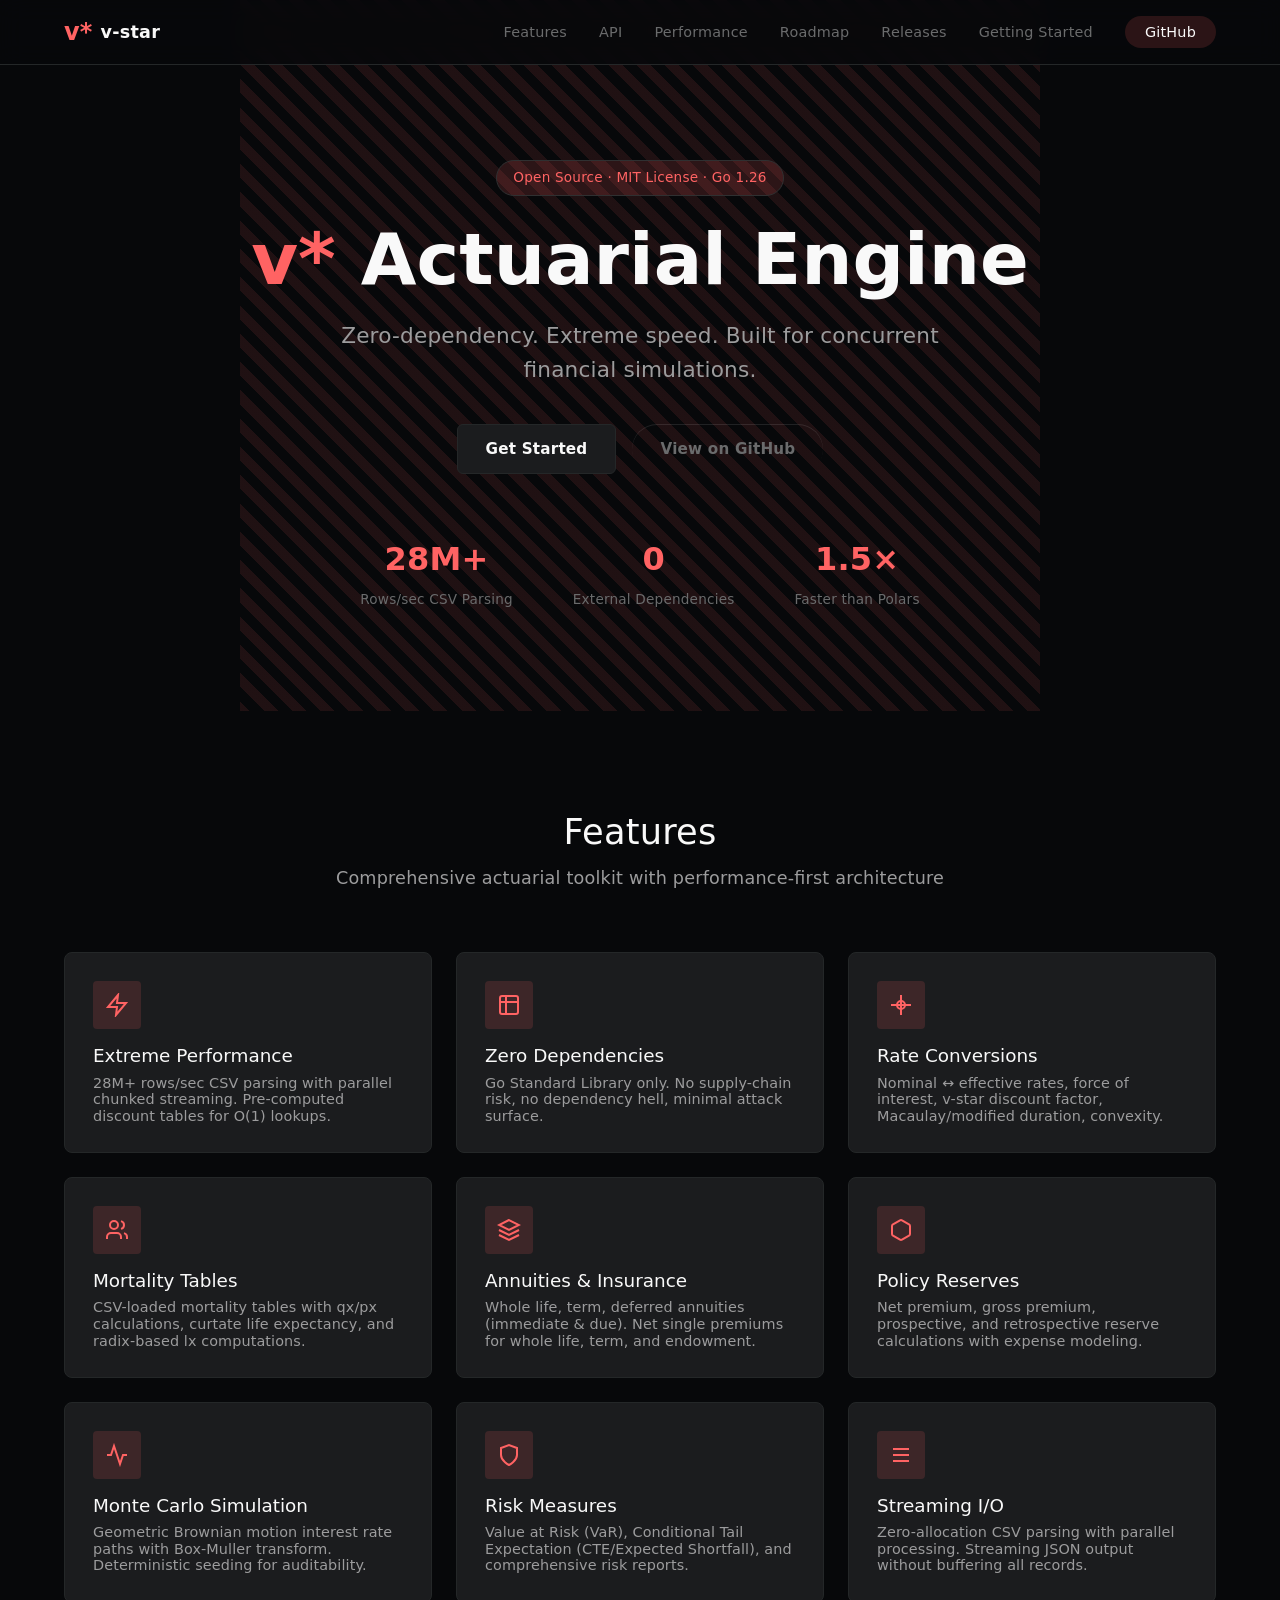
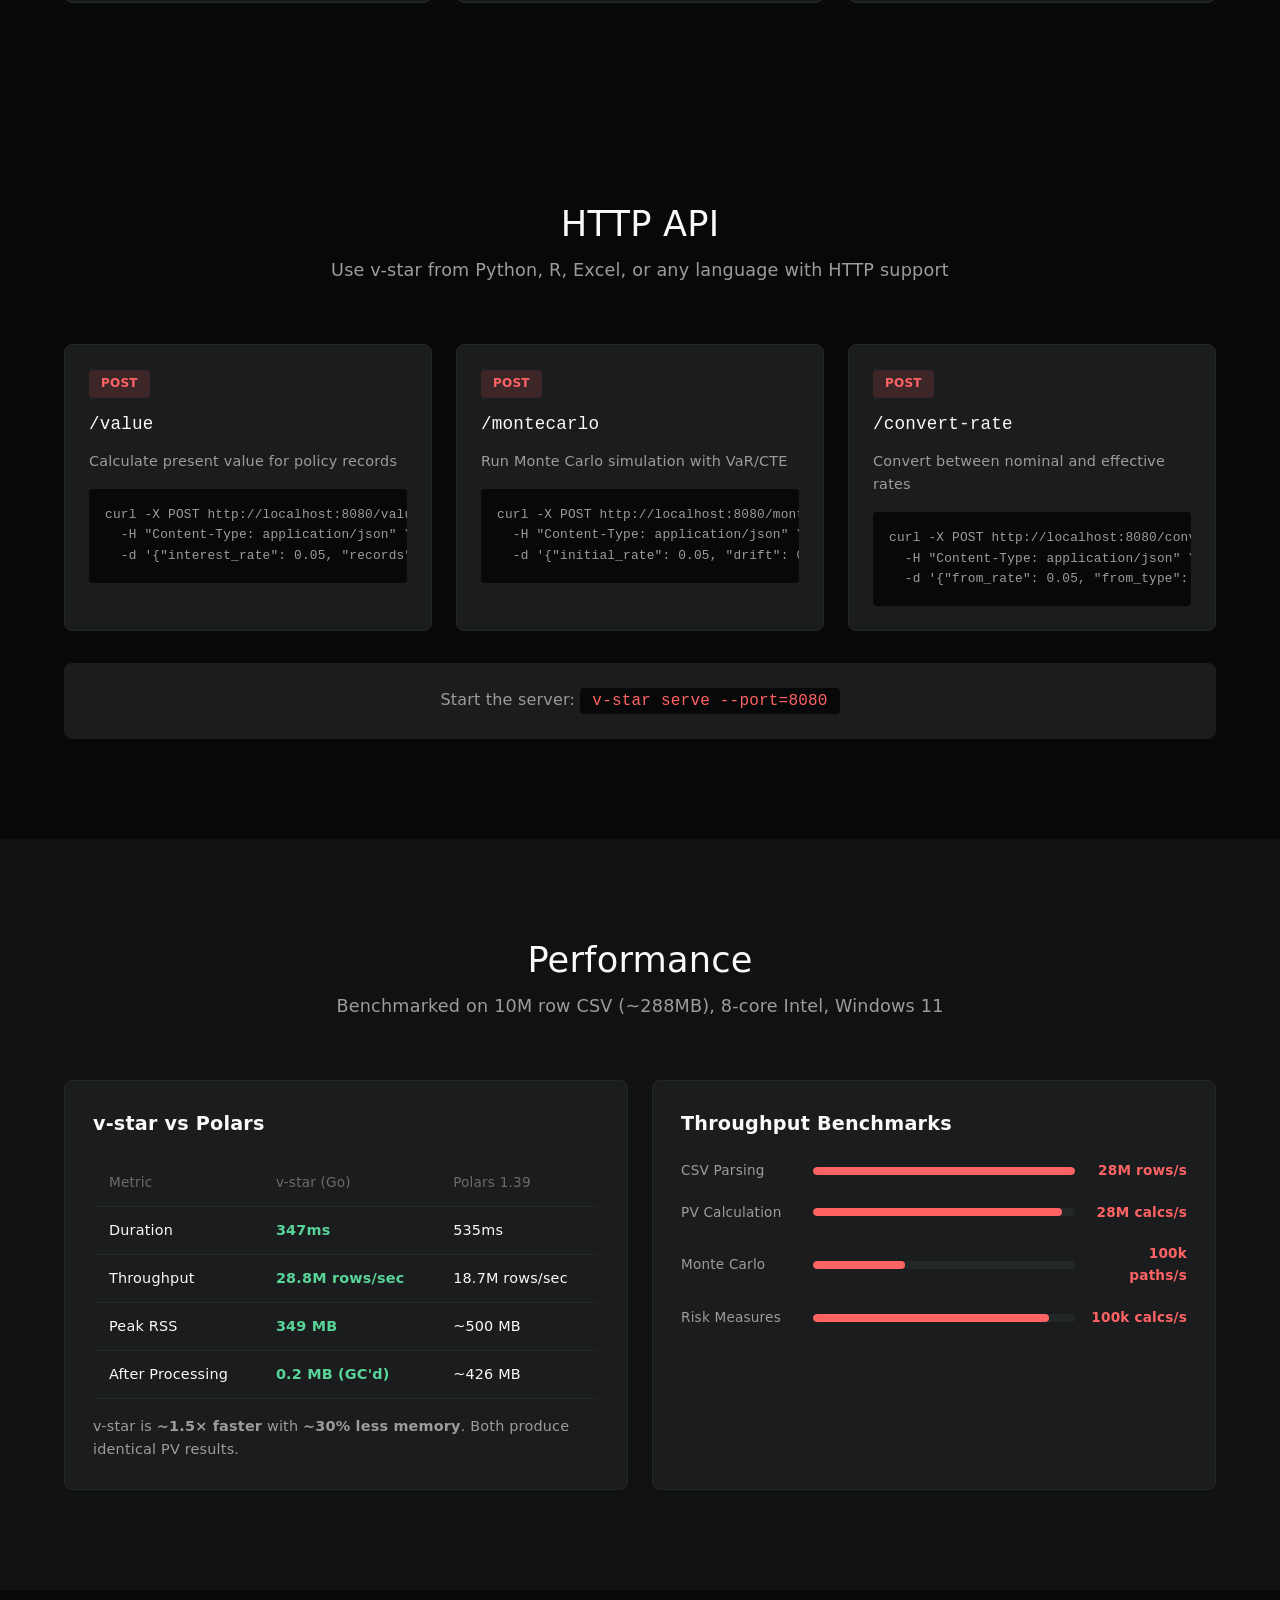
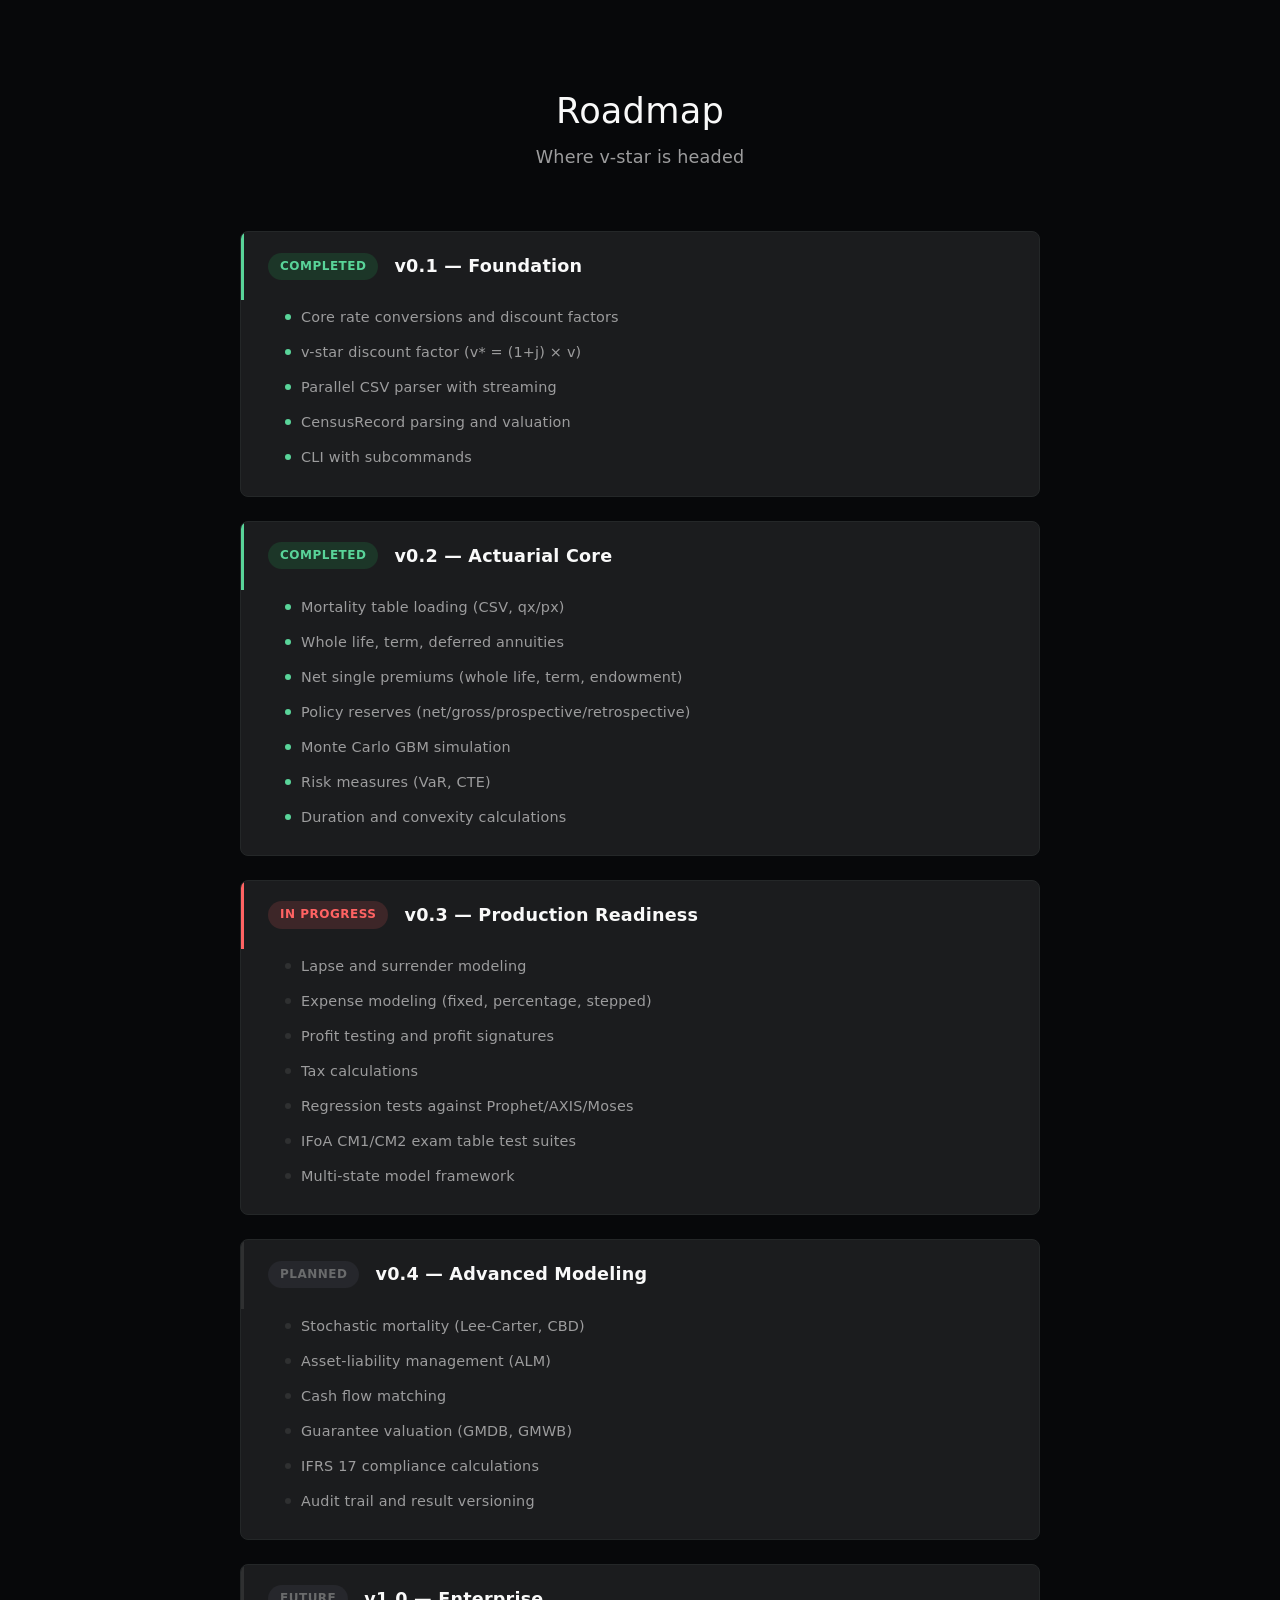
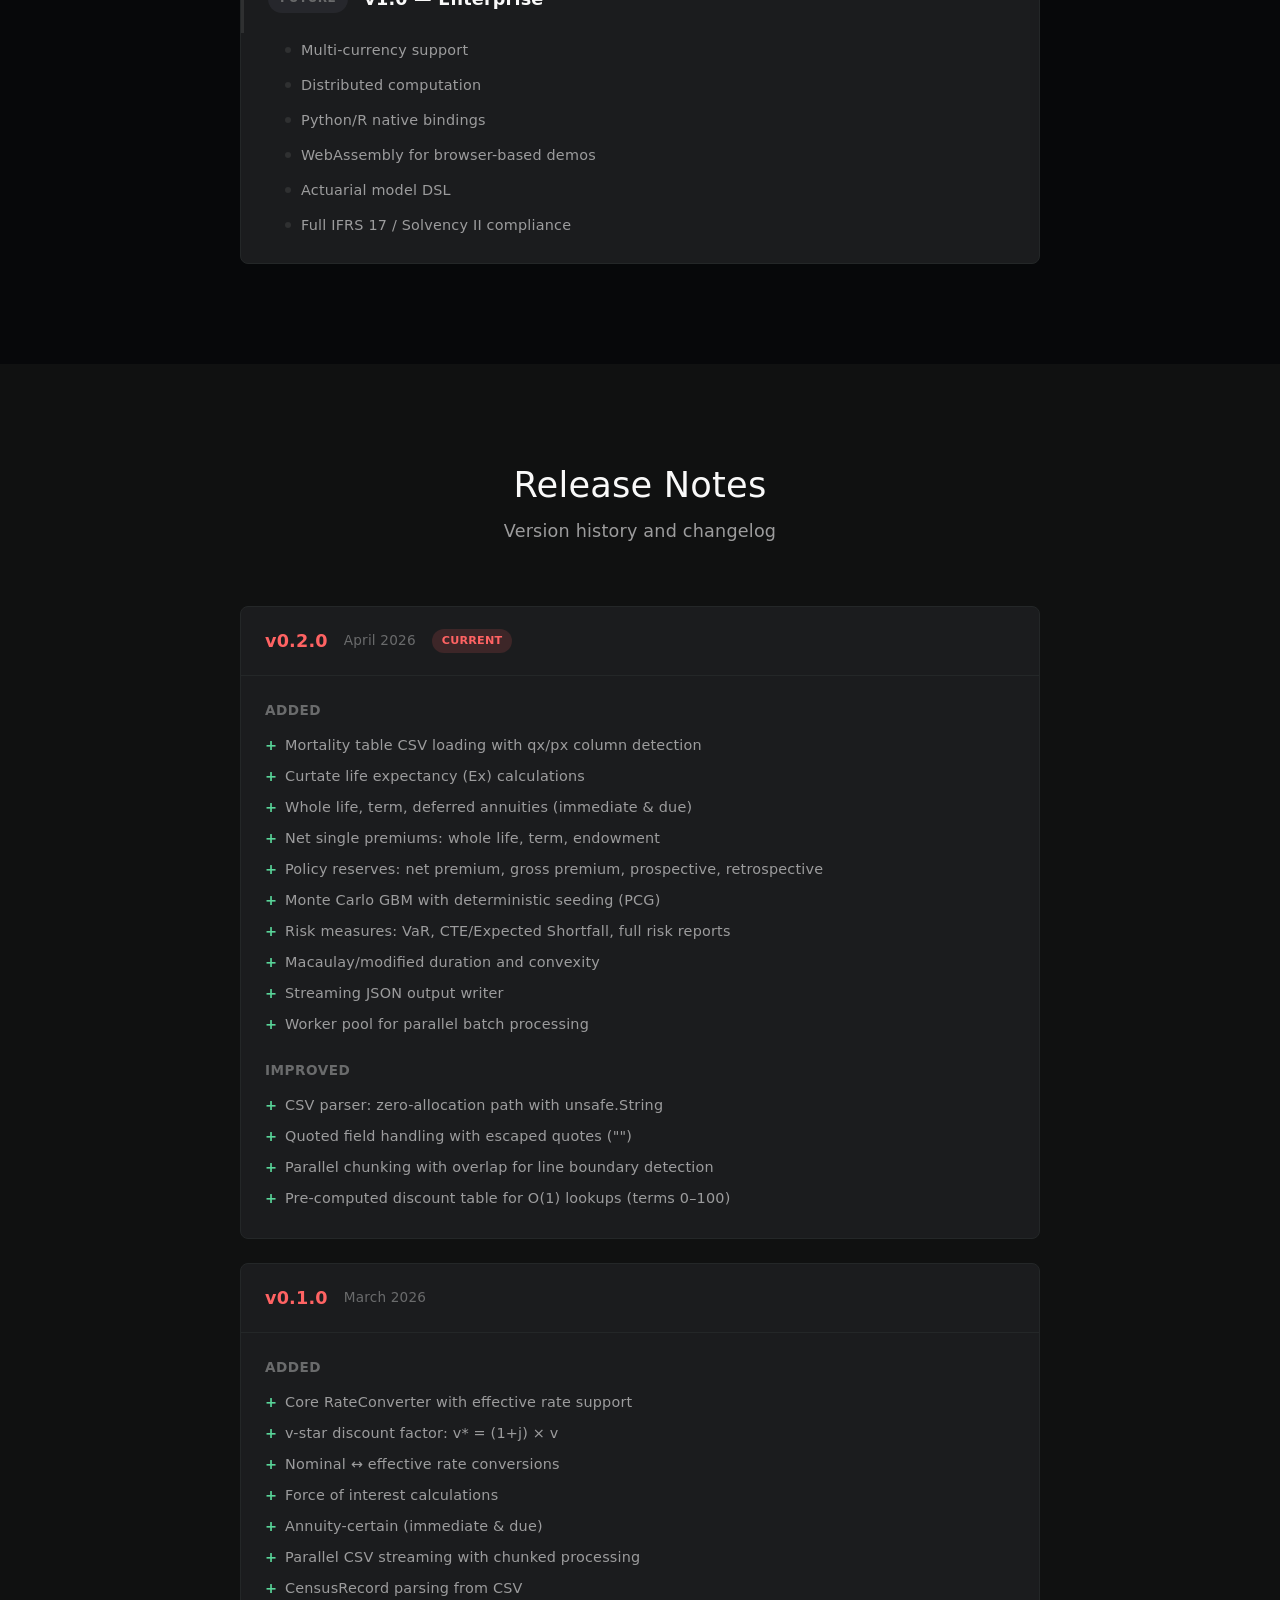
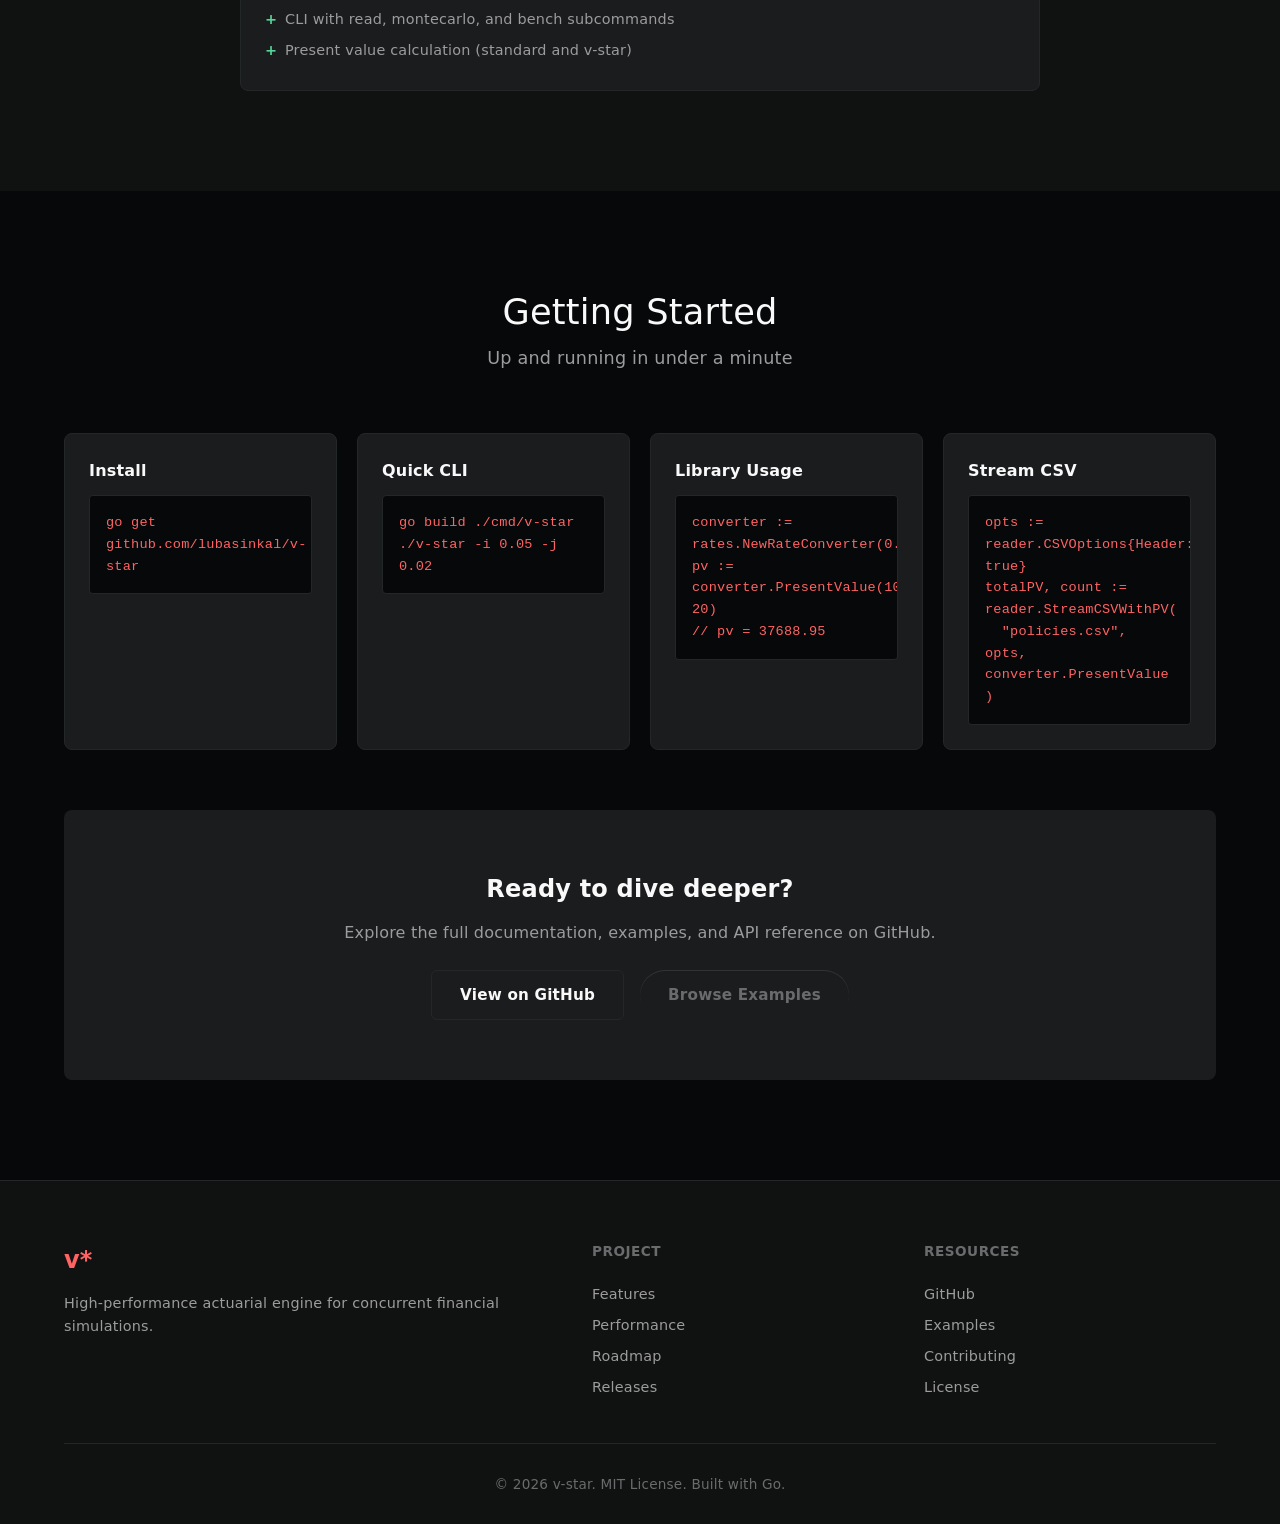
<file: docs/index.html>
<!DOCTYPE html>
<html lang="en">
<head>
    <meta charset="UTF-8">
    <meta name="viewport" content="width=device-width, initial-scale=1.0">
    <title>v-star — High-Performance Actuarial Engine</title>
    <meta name="description" content="A zero-dependency, high-performance actuarial engine for concurrent financial simulations built in Go.">
    <link rel="stylesheet" href="assets/styles.css">
</head>
<body>
    <nav class="navbar">
        <div class="container nav-container">
            <a href="#" class="nav-brand">
                <span class="brand-symbol">v*</span>
                <span class="brand-name">v-star</span>
            </a>
            <button class="nav-toggle" aria-label="Toggle navigation">
                <span></span><span></span><span></span>
            </button>
            <ul class="nav-links">
                <li><a href="#features">Features</a></li>
                <li><a href="#api">API</a></li>
                <li><a href="#performance">Performance</a></li>
                <li><a href="#roadmap">Roadmap</a></li>
                <li><a href="#releases">Releases</a></li>
                <li><a href="#getting-started">Getting Started</a></li>
                <li><a href="https://github.com/lubasinkal/v-star" class="nav-cta" target="_blank">GitHub</a></li>
            </ul>
        </div>
    </nav>

    <header class="hero">
        <div class="container hero-content">
            <div class="hero-badge">Open Source · MIT License · Go 1.26</div>
            <h1>
                <span class="hero-symbol">v*</span>
                <span class="hero-title">Actuarial Engine</span>
            </h1>
            <p class="hero-subtitle">
                Zero-dependency. Extreme speed. Built for concurrent financial simulations.
            </p>
            <div class="hero-actions">
                <a href="#getting-started" class="btn btn-primary">Get Started</a>
                <a href="https://github.com/lubasinkal/v-star" class="btn btn-secondary" target="_blank">View on GitHub</a>
            </div>
            <div class="hero-stats">
                <div class="stat">
                    <span class="stat-value">28M+</span>
                    <span class="stat-label">Rows/sec CSV Parsing</span>
                </div>
                <div class="stat">
                    <span class="stat-value">0</span>
                    <span class="stat-label">External Dependencies</span>
                </div>
                <div class="stat">
                    <span class="stat-value">1.5×</span>
                    <span class="stat-label">Faster than Polars</span>
                </div>
            </div>
        </div>
        <div class="hero-bg"></div>
    </header>

    <section id="features" class="section">
        <div class="container">
            <div class="section-header">
                <h2>Features</h2>
                <p>Comprehensive actuarial toolkit with performance-first architecture</p>
            </div>
            <div class="features-grid">
                <div class="feature-card">
                    <div class="feature-icon">
                        <svg viewBox="0 0 24 24" fill="none" stroke="currentColor" stroke-width="2"><path d="M13 2L3 14h9l-1 8 10-12h-9l1-8z"/></svg>
                    </div>
                    <h3>Extreme Performance</h3>
                    <p>28M+ rows/sec CSV parsing with parallel chunked streaming. Pre-computed discount tables for O(1) lookups.</p>
                </div>
                <div class="feature-card">
                    <div class="feature-icon">
                        <svg viewBox="0 0 24 24" fill="none" stroke="currentColor" stroke-width="2"><rect x="3" y="3" width="18" height="18" rx="2"/><path d="M3 9h18M9 3v18"/></svg>
                    </div>
                    <h3>Zero Dependencies</h3>
                    <p>Go Standard Library only. No supply-chain risk, no dependency hell, minimal attack surface.</p>
                </div>
                <div class="feature-card">
                    <div class="feature-icon">
                        <svg viewBox="0 0 24 24" fill="none" stroke="currentColor" stroke-width="2"><path d="M12 2v20M2 12h20"/><circle cx="12" cy="12" r="4"/></svg>
                    </div>
                    <h3>Rate Conversions</h3>
                    <p>Nominal ↔ effective rates, force of interest, v-star discount factor, Macaulay/modified duration, convexity.</p>
                </div>
                <div class="feature-card">
                    <div class="feature-icon">
                        <svg viewBox="0 0 24 24" fill="none" stroke="currentColor" stroke-width="2"><path d="M16 21v-2a4 4 0 00-4-4H6a4 4 0 00-4 4v2"/><circle cx="9" cy="7" r="4"/><path d="M22 21v-2a4 4 0 00-3-3.87M16 3.13a4 4 0 010 7.75"/></svg>
                    </div>
                    <h3>Mortality Tables</h3>
                    <p>CSV-loaded mortality tables with qx/px calculations, curtate life expectancy, and radix-based lx computations.</p>
                </div>
                <div class="feature-card">
                    <div class="feature-icon">
                        <svg viewBox="0 0 24 24" fill="none" stroke="currentColor" stroke-width="2"><path d="M12 2L2 7l10 5 10-5-10-5zM2 17l10 5 10-5M2 12l10 5 10-5"/></svg>
                    </div>
                    <h3>Annuities & Insurance</h3>
                    <p>Whole life, term, deferred annuities (immediate & due). Net single premiums for whole life, term, and endowment.</p>
                </div>
                <div class="feature-card">
                    <div class="feature-icon">
                        <svg viewBox="0 0 24 24" fill="none" stroke="currentColor" stroke-width="2"><path d="M21 16V8a2 2 0 00-1-1.73l-7-4a2 2 0 00-2 0l-7 4A2 2 0 003 8v8a2 2 0 001 1.73l7 4a2 2 0 002 0l7-4A2 2 0 0021 16z"/></svg>
                    </div>
                    <h3>Policy Reserves</h3>
                    <p>Net premium, gross premium, prospective, and retrospective reserve calculations with expense modeling.</p>
                </div>
                <div class="feature-card">
                    <div class="feature-icon">
                        <svg viewBox="0 0 24 24" fill="none" stroke="currentColor" stroke-width="2"><path d="M22 12h-4l-3 9L9 3l-3 9H2"/></svg>
                    </div>
                    <h3>Monte Carlo Simulation</h3>
                    <p>Geometric Brownian motion interest rate paths with Box-Muller transform. Deterministic seeding for auditability.</p>
                </div>
                <div class="feature-card">
                    <div class="feature-icon">
                        <svg viewBox="0 0 24 24" fill="none" stroke="currentColor" stroke-width="2"><path d="M12 22s8-4 8-10V5l-8-3-8 3v7c0 6 8 10 8 10z"/></svg>
                    </div>
                    <h3>Risk Measures</h3>
                    <p>Value at Risk (VaR), Conditional Tail Expectation (CTE/Expected Shortfall), and comprehensive risk reports.</p>
                </div>
                <div class="feature-card">
                    <div class="feature-icon">
                        <svg viewBox="0 0 24 24" fill="none" stroke="currentColor" stroke-width="2"><path d="M4 6h16M4 12h16M4 18h16"/></svg>
                    </div>
                    <h3>Streaming I/O</h3>
                    <p>Zero-allocation CSV parsing with parallel processing. Streaming JSON output without buffering all records.</p>
                </div>
            </div>
        </div>
    </section>

    <section id="api" class="section">
        <div class="container">
            <div class="section-header">
                <h2>HTTP API</h2>
                <p>Use v-star from Python, R, Excel, or any language with HTTP support</p>
            </div>
            <div class="api-endpoints">
                <div class="endpoint-card">
                    <div class="endpoint-method">POST</div>
                    <div class="endpoint-path">/value</div>
                    <p>Calculate present value for policy records</p>
                    <pre><code>curl -X POST http://localhost:8080/value \
  -H "Content-Type: application/json" \
  -d '{"interest_rate": 0.05, "records": [{"sum_assured": 100000, "term": 20}]}'</code></pre>
                </div>
                <div class="endpoint-card">
                    <div class="endpoint-method">POST</div>
                    <div class="endpoint-path">/montecarlo</div>
                    <p>Run Monte Carlo simulation with VaR/CTE</p>
                    <pre><code>curl -X POST http://localhost:8080/montecarlo \
  -H "Content-Type: application/json" \
  -d '{"initial_rate": 0.05, "drift": 0.02, "volatility": 0.15, "num_paths": 10000}'</code></pre>
                </div>
                <div class="endpoint-card">
                    <div class="endpoint-method">POST</div>
                    <div class="endpoint-path">/convert-rate</div>
                    <p>Convert between nominal and effective rates</p>
                    <pre><code>curl -X POST http://localhost:8080/convert-rate \
  -H "Content-Type: application/json" \
  -d '{"from_rate": 0.05, "from_type": "effective", "compounding": 12}'</code></pre>
                </div>
            </div>
            <div class="api-cta">
                <p>Start the server: <code>v-star serve --port=8080</code></p>
            </div>
        </div>
    </section>

    <section id="performance" class="section section-alt">
        <div class="container">
            <div class="section-header">
                <h2>Performance</h2>
                <p>Benchmarked on 10M row CSV (~288MB), 8-core Intel, Windows 11</p>
            </div>
            <div class="perf-grid">
                <div class="perf-card">
                    <h3>v-star vs Polars</h3>
                    <table class="perf-table">
                        <thead>
                            <tr>
                                <th>Metric</th>
                                <th>v-star (Go)</th>
                                <th>Polars 1.39</th>
                            </tr>
                        </thead>
                        <tbody>
                            <tr>
                                <td>Duration</td>
                                <td class="highlight">347ms</td>
                                <td>535ms</td>
                            </tr>
                            <tr>
                                <td>Throughput</td>
                                <td class="highlight">28.8M rows/sec</td>
                                <td>18.7M rows/sec</td>
                            </tr>
                            <tr>
                                <td>Peak RSS</td>
                                <td class="highlight">349 MB</td>
                                <td>~500 MB</td>
                            </tr>
                            <tr>
                                <td>After Processing</td>
                                <td class="highlight">0.2 MB (GC'd)</td>
                                <td>~426 MB</td>
                            </tr>
                        </tbody>
                    </table>
                    <p class="perf-note">v-star is <strong>~1.5× faster</strong> with <strong>~30% less memory</strong>. Both produce identical PV results.</p>
                </div>
                <div class="perf-card">
                    <h3>Throughput Benchmarks</h3>
                    <div class="benchmark-bars">
                        <div class="benchmark-item">
                            <span class="benchmark-label">CSV Parsing</span>
                            <div class="benchmark-bar">
                                <div class="benchmark-fill" style="width: 100%"></div>
                            </div>
                            <span class="benchmark-value">28M rows/s</span>
                        </div>
                        <div class="benchmark-item">
                            <span class="benchmark-label">PV Calculation</span>
                            <div class="benchmark-bar">
                                <div class="benchmark-fill" style="width: 95%"></div>
                            </div>
                            <span class="benchmark-value">28M calcs/s</span>
                        </div>
                        <div class="benchmark-item">
                            <span class="benchmark-label">Monte Carlo</span>
                            <div class="benchmark-bar">
                                <div class="benchmark-fill" style="width: 35%"></div>
                            </div>
                            <span class="benchmark-value">100k paths/s</span>
                        </div>
                        <div class="benchmark-item">
                            <span class="benchmark-label">Risk Measures</span>
                            <div class="benchmark-bar">
                                <div class="benchmark-fill" style="width: 90%"></div>
                            </div>
                            <span class="benchmark-value">100k calcs/s</span>
                        </div>
                    </div>
                </div>
            </div>
        </div>
    </section>

    <section id="roadmap" class="section">
        <div class="container">
            <div class="section-header">
                <h2>Roadmap</h2>
                <p>Where v-star is headed</p>
            </div>
            <div class="roadmap">
                <div class="roadmap-phase">
                    <div class="phase-header phase-completed">
                        <span class="phase-badge">Completed</span>
                        <h3>v0.1 — Foundation</h3>
                    </div>
                    <ul class="phase-items">
                        <li>Core rate conversions and discount factors</li>
                        <li>v-star discount factor (v* = (1+j) × v)</li>
                        <li>Parallel CSV parser with streaming</li>
                        <li>CensusRecord parsing and valuation</li>
                        <li>CLI with subcommands</li>
                    </ul>
                </div>
                <div class="roadmap-phase">
                    <div class="phase-header phase-completed">
                        <span class="phase-badge">Completed</span>
                        <h3>v0.2 — Actuarial Core</h3>
                    </div>
                    <ul class="phase-items">
                        <li>Mortality table loading (CSV, qx/px)</li>
                        <li>Whole life, term, deferred annuities</li>
                        <li>Net single premiums (whole life, term, endowment)</li>
                        <li>Policy reserves (net/gross/prospective/retrospective)</li>
                        <li>Monte Carlo GBM simulation</li>
                        <li>Risk measures (VaR, CTE)</li>
                        <li>Duration and convexity calculations</li>
                    </ul>
                </div>
                <div class="roadmap-phase">
                    <div class="phase-header phase-current">
                        <span class="phase-badge">In Progress</span>
                        <h3>v0.3 — Production Readiness</h3>
                    </div>
                    <ul class="phase-items">
                        <li>Lapse and surrender modeling</li>
                        <li>Expense modeling (fixed, percentage, stepped)</li>
                        <li>Profit testing and profit signatures</li>
                        <li>Tax calculations</li>
                        <li>Regression tests against Prophet/AXIS/Moses</li>
                        <li>IFoA CM1/CM2 exam table test suites</li>
                        <li>Multi-state model framework</li>
                    </ul>
                </div>
                <div class="roadmap-phase">
                    <div class="phase-header phase-planned">
                        <span class="phase-badge">Planned</span>
                        <h3>v0.4 — Advanced Modeling</h3>
                    </div>
                    <ul class="phase-items">
                        <li>Stochastic mortality (Lee-Carter, CBD)</li>
                        <li>Asset-liability management (ALM)</li>
                        <li>Cash flow matching</li>
                        <li>Guarantee valuation (GMDB, GMWB)</li>
                        <li>IFRS 17 compliance calculations</li>
                        <li>Audit trail and result versioning</li>
                    </ul>
                </div>
                <div class="roadmap-phase">
                    <div class="phase-header phase-planned">
                        <span class="phase-badge">Future</span>
                        <h3>v1.0 — Enterprise</h3>
                    </div>
                    <ul class="phase-items">
                        <li>Multi-currency support</li>
                        <li>Distributed computation</li>
                        <li>Python/R native bindings</li>
                        <li>WebAssembly for browser-based demos</li>
                        <li>Actuarial model DSL</li>
                        <li>Full IFRS 17 / Solvency II compliance</li>
                    </ul>
                </div>
            </div>
        </div>
    </section>

    <section id="releases" class="section section-alt">
        <div class="container">
            <div class="section-header">
                <h2>Release Notes</h2>
                <p>Version history and changelog</p>
            </div>
            <div class="releases">
                <div class="release">
                    <div class="release-header">
                        <span class="release-version">v0.2.0</span>
                        <span class="release-date">April 2026</span>
                        <span class="release-tag release-current">Current</span>
                    </div>
                    <div class="release-body">
                        <div class="release-section">
                            <h4>Added</h4>
                            <ul>
                                <li>Mortality table CSV loading with qx/px column detection</li>
                                <li>Curtate life expectancy (Ex) calculations</li>
                                <li>Whole life, term, deferred annuities (immediate & due)</li>
                                <li>Net single premiums: whole life, term, endowment</li>
                                <li>Policy reserves: net premium, gross premium, prospective, retrospective</li>
                                <li>Monte Carlo GBM with deterministic seeding (PCG)</li>
                                <li>Risk measures: VaR, CTE/Expected Shortfall, full risk reports</li>
                                <li>Macaulay/modified duration and convexity</li>
                                <li>Streaming JSON output writer</li>
                                <li>Worker pool for parallel batch processing</li>
                            </ul>
                        </div>
                        <div class="release-section">
                            <h4>Improved</h4>
                            <ul>
                                <li>CSV parser: zero-allocation path with unsafe.String</li>
                                <li>Quoted field handling with escaped quotes ("")</li>
                                <li>Parallel chunking with overlap for line boundary detection</li>
                                <li>Pre-computed discount table for O(1) lookups (terms 0–100)</li>
                            </ul>
                        </div>
                    </div>
                </div>
                <div class="release">
                    <div class="release-header">
                        <span class="release-version">v0.1.0</span>
                        <span class="release-date">March 2026</span>
                    </div>
                    <div class="release-body">
                        <div class="release-section">
                            <h4>Added</h4>
                            <ul>
                                <li>Core RateConverter with effective rate support</li>
                                <li>v-star discount factor: v* = (1+j) × v</li>
                                <li>Nominal ↔ effective rate conversions</li>
                                <li>Force of interest calculations</li>
                                <li>Annuity-certain (immediate & due)</li>
                                <li>Parallel CSV streaming with chunked processing</li>
                                <li>CensusRecord parsing from CSV</li>
                                <li>CLI with read, montecarlo, and bench subcommands</li>
                                <li>Present value calculation (standard and v-star)</li>
                            </ul>
                        </div>
                    </div>
                </div>
            </div>
        </div>
    </section>

    <section id="getting-started" class="section">
        <div class="container">
            <div class="section-header">
                <h2>Getting Started</h2>
                <p>Up and running in under a minute</p>
            </div>
            <div class="getting-started-grid">
                <div class="gs-card">
                    <h3>Install</h3>
                    <div class="code-block">
                        <code>go get github.com/lubasinkal/v-star</code>
                    </div>
                </div>
                <div class="gs-card">
                    <h3>Quick CLI</h3>
                    <div class="code-block">
                        <code>go build ./cmd/v-star<br>./v-star -i 0.05 -j 0.02</code>
                    </div>
                </div>
                <div class="gs-card">
                    <h3>Library Usage</h3>
                    <div class="code-block">
                        <code>converter := rates.NewRateConverter(0.05)<br>pv := converter.PresentValue(100000, 20)<br>// pv = 37688.95</code>
                    </div>
                </div>
                <div class="gs-card">
                    <h3>Stream CSV</h3>
                    <div class="code-block">
                        <code>opts := reader.CSVOptions{Header: true}<br>totalPV, count := reader.StreamCSVWithPV(<br>&nbsp;&nbsp;"policies.csv", opts, converter.PresentValue<br>)</code>
                    </div>
                </div>
            </div>
            <div class="cta-section">
                <h3>Ready to dive deeper?</h3>
                <p>Explore the full documentation, examples, and API reference on GitHub.</p>
                <div class="cta-actions">
                    <a href="https://github.com/lubasinkal/v-star" class="btn btn-primary" target="_blank">View on GitHub</a>
                    <a href="https://github.com/lubasinkal/v-star/tree/main/examples" class="btn btn-secondary" target="_blank">Browse Examples</a>
                </div>
            </div>
        </div>
    </section>

    <footer class="footer">
        <div class="container">
            <div class="footer-content">
                <div class="footer-brand">
                    <span class="brand-symbol">v*</span>
                    <p>High-performance actuarial engine for concurrent financial simulations.</p>
                </div>
                <div class="footer-links">
                    <div class="footer-col">
                        <h4>Project</h4>
                        <a href="#features">Features</a>
                        <a href="#performance">Performance</a>
                        <a href="#roadmap">Roadmap</a>
                        <a href="#releases">Releases</a>
                    </div>
                    <div class="footer-col">
                        <h4>Resources</h4>
                        <a href="https://github.com/lubasinkal/v-star" target="_blank">GitHub</a>
                        <a href="https://github.com/lubasinkal/v-star/tree/main/examples" target="_blank">Examples</a>
                        <a href="https://github.com/lubasinkal/v-star/blob/main/CONTRIBUTING.md" target="_blank">Contributing</a>
                        <a href="https://github.com/lubasinkal/v-star/blob/main/LICENSE" target="_blank">License</a>
                    </div>
                </div>
            </div>
            <div class="footer-bottom">
                <p>&copy; 2026 v-star. MIT License. Built with Go.</p>
            </div>
        </div>
    </footer>

    <script src="assets/main.js"></script>
</body>
</html>
</file>
<file: docs/assets/styles.css>
:root {
    /* 1. Visual Theme & Atmosphere */
    --bg-primary: #07080a; /* Near-black blue-tinted background */
    --bg-secondary: #101111; /* Surface 100 */
    --bg-card: #1b1c1e; /* Card Surface */
    --bg-card-hover: #222326;
    --text-primary: #f9f9f9; /* Near White */
    --text-secondary: #9c9c9d; /* Medium Gray */
    --text-muted: #6a6b6c; /* Dim Gray */
    --accent: #FF6363; /* Raycast Red as punctuation color */
    --accent-transparent: hsla(0, 100%, 69%, 0.15); /* Red Transparent */
    --blue-accent: hsl(202, 100%, 67%); /* Raycast Blue */
    --blue-transparent: hsla(202, 100%, 67%, 0.15); /* Blue Transparent */
    --border: hsl(195, 5%, 15%); /* Border */
    --border-light: #2f3031; /* Dark Border */
    --success: hsl(151, 59%, 59%); /* Success Green */
    --warning: hsl(43, 100%, 60%); /* Warning Yellow */
    --info: hsl(202, 100%, 67%); /* Info Blue */
    --gradient-hero: linear-gradient(135deg, #FF6363 0%, #FF6363 100%); /* Raycast Red diagonal pattern */
    --shadow-subtle: rgba(0, 0, 0, 0.28) 0px 1.189px 2.377px; /* Level 1 */
    --shadow-ring: rgb(27, 28, 30) 0px 0px 0px 1px outer + rgb(7, 8, 10) 0px 0px 0px 1px inset; /* Level 2 */
    --shadow-button: rgba(255, 255, 255, 0.05) 0px 1px 0px 0px inset + rgba(255, 255, 255, 0.25) 0px 0px 0px 1px + rgba(0, 0, 0, 0.2) 0px -1px 0px 0px inset; /* Level 3 */
    --shadow-key: 5-layer shadow stack; /* Level 4 - complex */
    --shadow-floating: rgba(0, 0, 0, 0.5) 0px 0px 0px 2px + rgba(255, 255, 255, 0.19) 0px 0px 14px + insets; /* Level 5 */
    --shadow-glow: 0 0 40px rgba(255, 99, 99, 0.2); /* Red glow */
    --shadow-blue-glow: rgba(0, 153, 255, 0.15) 0px 0px 14px; /* Blue info glow */
    --shadow-red-glow: rgba(255, 99, 99, 0.15) 0px 0px 14px; /* Red danger glow */
    --warm-glow: rgba(215, 201, 175, 0.05) 0px 0px 20px 5px; /* Warm glow */
    --radius-sm: 4px; /* Keyboard keys, small interactive elements */
    --radius-md: 6px; /* Buttons, badges, tags */
    --radius-lg: 8px; /* Input fields, inline components */
    --radius-pill: 86px; /* Pill buttons, nav CTAs */
    --font-sans: 'Inter', -apple-system, BlinkMacSystemFont, 'Segoe UI', system-ui, sans-serif;
    --font-mono: 'GeistMono', 'ui-monospace', 'SFMono-Regular', 'Roboto Mono', 'Menlo', 'Monaco', monospace;
}

/* Reset and base styles */
*, *::before, *::after {
    margin: 0;
    padding: 0;
    box-sizing: border-box;
}

html {
    scroll-behavior: smooth;
    scroll-padding-top: 80px;
}

body {
    font-family: var(--font-sans);
    background: var(--bg-primary);
    color: var(--text-primary);
    line-height: 1.6;
    -webkit-font-smoothing: antialiased;
    /* Apply OpenType features */
    font-feature-settings: "calt" 1, "kern" 1, "liga" 1, "ss03" 1;
    /* Positive letter-spacing for body text */
    letter-spacing: 0.2px;
}

/* Container */
.container {
    max-width: 1200px;
    margin: 0 auto;
    padding: 0 24px;
}

/* Navbar */
.navbar {
    position: fixed;
    top: 0;
    left: 0;
    right: 0;
    z-index: 1000;
    background: rgba(7, 8, 10, 0.8); /* Slightly transparent near-black */
    backdrop-filter: blur(12px);
    border-bottom: 1px solid var(--border);
}

.nav-container {
    display: flex;
    align-items: center;
    justify-content: space-between;
    height: 64px;
}

.nav-brand {
    display: flex;
    align-items: center;
    gap: 8px;
    text-decoration: none;
    color: var(--text-primary);
}

.brand-symbol {
    font-size: 1.5rem;
    font-weight: 700;
    background: var(--gradient-hero);
    -webkit-background-clip: text;
    -webkit-text-fill-color: transparent;
    background-clip: text;
    /* Disable liga for hero headings as per spec */
    font-feature-settings: "liga" 0, "ss02" 1, "ss08" 1;
}

.brand-name {
    font-size: 1.1rem;
    font-weight: 600;
}

.nav-links {
    display: flex;
    align-items: center;
    gap: 32px;
    list-style: none;
}

.nav-links a {
    color: var(--text-muted);
    text-decoration: none;
    font-size: 0.9rem;
    font-weight: 500;
    transition: color 0.2s;
}

.nav-links a:hover {
    color: var(--text-primary);
}

.nav-cta {
    background: var(--accent-transparent);
    color: var(--text-primary) !important;
    padding: 8px 20px;
    border-radius: var(--radius-pill);
    transition: background 0.2s, transform 0.2s !important;
    /* Opacity transition for hover - Raycast signature */
    opacity: 1;
}

.nav-cta:hover {
    background: var(--accent);
    color: var(--text-primary) !important;
    transform: translateY(-1px);
    opacity: 0.6; /* Hover uses opacity transition */
}

.nav-toggle {
    display: none;
    flex-direction: column;
    gap: 5px;
    background: none;
    border: none;
    cursor: pointer;
    padding: 4px;
}

.nav-toggle span {
    display: block;
    width: 24px;
    height: 2px;
    background: var(--text-primary);
    border-radius: 2px;
    transition: 0.3s;
}

/* Hero */
.hero {
    position: relative;
    padding: 160px 0 100px;
    overflow: hidden;
}

.hero-content {
    position: relative;
    z-index: 1;
    text-align: center;
}

.hero-badge {
    display: inline-block;
    padding: 6px 16px;
    background: var(--accent-transparent);
    border: 1px solid var(--border-light);
    border-radius: 100px;
    font-size: 0.85rem;
    color: var(--accent);
    margin-bottom: 24px;
}

.hero h1 {
    font-size: clamp(2.5rem, 6vw, 4.5rem);
    font-weight: 600; /* Weight 600 for display hero */
    line-height: 1.10;
    margin-bottom: 20px;
    letter-spacing: 0px; /* Display hero has 0px letter spacing */
    /* OpenType: liga 0, ss02, ss08 */
    font-feature-settings: "liga" 0, "ss02" 1, "ss08" 1;
}

.hero-symbol {
    background: var(--gradient-hero);
    -webkit-background-clip: text;
    -webkit-text-fill-color: transparent;
    background-clip: text;
    font-feature-settings: "liga" 0, "ss02" 1, "ss08" 1;
}

.hero-title {
    color: var(--text-primary);
}

.hero-subtitle {
    font-size: clamp(1.1rem, 2vw, 1.35rem);
    color: var(--text-secondary);
    max-width: 600px;
    margin: 0 auto 36px;
    /* Sub-heading: 20px, weight 500, line-height 1.6, letter-spacing 0.2px */
    font-weight: 500;
    line-height: 1.6;
    letter-spacing: 0.2px;
}

.hero-actions {
    display: flex;
    gap: 16px;
    justify-content: center;
    margin-bottom: 60px;
}

.btn {
    display: inline-flex;
    align-items: center;
    padding: 12px 28px;
    border-radius: var(--radius-md);
    font-size: 0.95rem;
    font-weight: 600;
    text-decoration: none;
    transition: all 0.2s;
    cursor: pointer;
    border: none;
    /* Opacity transition for hover */
    opacity: 1;
}

.btn-primary {
    background: var(--bg-card);
    color: var(--text-primary);
    border: 1px solid var(--border);
}

.btn-primary:hover {
    background: var(--bg-card-hover);
    transform: translateY(-2px);
    box-shadow: var(--shadow-glow);
    opacity: 0.6; /* Hover uses opacity transition */
}

.btn-secondary {
    /* Ghost Button: No background or border, gray text */
    background: transparent;
    color: var(--text-muted);
    border: none;
    padding: 12px 28px;
    border-radius: var(--radius-pill);
    /* Inset shadow for ghost button */
    box-shadow: rgba(255, 255, 255, 0.1) 0px 1px 0px 0px inset;
}

.btn-secondary:hover {
    color: var(--text-primary);
    background: var(--accent-transparent);
    transform: translateY(-2px);
    box-shadow: var(--shadow-glow);
    opacity: 0.6; /* Hover uses opacity transition */
}

/* CTA (Download) button */
.btn-cta {
    background: var(--accent-transparent);
    color: var(--text-primary);
    border-radius: var(--radius-pill);
}

.btn-cta:hover {
    background: var(--accent);
    transform: translateY(-2px);
    box-shadow: var(--shadow-glow);
    opacity: 0.6; /* Hover uses opacity transition */
}

.hero-stats {
    display: flex;
    justify-content: center;
    gap: 60px;
}

.stat {
    text-align: center;
}

.stat-value {
    display: block;
    font-size: 2rem;
    font-weight: 700;
    color: var(--accent);
}

.stat-label {
    font-size: 0.85rem;
    color: var(--text-muted);
}

.hero-bg {
    position: absolute;
    top: 0;
    left: 50%;
    transform: translateX(-50%);
    width: 800px;
    height: 800px;
    /* Hero illustration: Diagonal stripe pattern in Raycast Red */
    background: repeating-linear-gradient(
        45deg,
        hsla(0, 100%, 69%, 0.1),
        hsla(0, 100%, 69%, 0.1) 10px,
        transparent 10px,
        transparent 20px
    );
    pointer-events: none;
    z-index: 0;
}

/* Sections */
.section {
    padding: 100px 0;
}

.section-alt {
    background: var(--bg-secondary);
}

.section-header {
    text-align: center;
    margin-bottom: 60px;
}

.section-header h2 {
    font-size: 2.2rem;
    font-weight: 400; /* Section Display: weight 400 */
    line-height: 1.17;
    margin-bottom: 12px;
    letter-spacing: 0.2px;
    /* OpenType: calt, kern, liga, ss03 */
    font-feature-settings: "calt" 1, "kern" 1, "liga" 1, "ss03" 1;
}

.section-header p {
    color: var(--text-secondary);
    font-size: 1.1rem;
}

/* Features */
.features-grid {
    display: grid;
    grid-template-columns: repeat(auto-fill, minmax(340px, 1fr));
    gap: 24px;
}

.feature-card {
    background: var(--bg-card);
    border: 1px solid var(--border);
    border-radius: var(--radius-lg); /* Standard cards: 12px */
    padding: 28px;
    transition: all 0.3s;
    /* Standard Card ring shadow */
    box-shadow: var(--shadow-ring);
}

.feature-card:hover {
    border-color: var(--accent);
    transform: translateY(-4px);
    box-shadow: var(--shadow-ring), var(--shadow-glow);
}

.feature-icon {
    width: 48px;
    height: 48px;
    display: flex;
    align-items: center;
    justify-content: center;
    background: var(--accent-transparent);
    border-radius: var(--radius-sm);
    margin-bottom: 16px;
}

.feature-icon svg {
    width: 24px;
    height: 24px;
    color: var(--accent);
}

.feature-card h3 {
    font-size: 1.15rem;
    font-weight: 400; /* Card Heading: weight 400 */
    margin-bottom: 8px;
    /* Card Heading: 22px, line-height 1.15, letter-spacing 0px */
    line-height: 1.15;
    letter-spacing: 0px;
    /* OpenType: calt, kern, liga, ss03 */
    font-feature-settings: "calt" 1, "kern" 1, "liga" 1, "ss03" 1;
}

.feature-card p {
    color: var(--text-secondary);
    font-size: 0.9rem;
    /* Body Tight: 16px, weight 400, line-height 1.15, letter-spacing 0.1px */
    font-weight: 400;
    line-height: 1.15;
    letter-spacing: 0.1px;
    /* OpenType: calt, kern, liga, ss03 */
    font-feature-settings: "calt" 1, "kern" 1, "liga" 1, "ss03" 1;
}

/* Performance */
.perf-grid {
    display: grid;
    grid-template-columns: 1fr 1fr;
    gap: 24px;
}

.perf-card {
    background: var(--bg-card);
    border: 1px solid var(--border);
    border-radius: var(--radius-lg);
    padding: 28px;
    box-shadow: var(--shadow-ring);
}

.perf-card h3 {
    font-size: 1.2rem;
    font-weight: 600;
    margin-bottom: 20px;
}

.perf-table {
    width: 100%;
    border-collapse: collapse;
}

.perf-table th,
.perf-table td {
    padding: 12px 16px;
    text-align: left;
    border-bottom: 1px solid var(--border);
    font-size: 0.9rem;
}

.perf-table th {
    color: var(--text-muted);
    font-weight: 500;
    font-size: 0.85rem;
}

.perf-table .highlight {
    color: var(--success);
    font-weight: 600;
}

.perf-note {
    margin-top: 16px;
    font-size: 0.9rem;
    color: var(--text-secondary);
}

/* API Section */
.api-endpoints {
    display: grid;
    grid-template-columns: repeat(auto-fit, minmax(300px, 1fr));
    gap: 24px;
    margin-bottom: 32px;
}

.endpoint-card {
    background: var(--bg-card);
    border: 1px solid var(--border);
    border-radius: var(--radius-lg);
    padding: 24px;
    transition: all 0.2s ease;
    box-shadow: var(--shadow-ring);
}

.endpoint-card:hover {
    border-color: var(--accent);
    box-shadow: var(--shadow-ring), var(--shadow-glow);
}

.endpoint-method {
    display: inline-block;
    background: var(--accent-transparent);
    color: var(--accent);
    padding: 4px 12px;
    border-radius: var(--radius-sm);
    font-size: 0.75rem;
    font-weight: 600;
    text-transform: uppercase;
    margin-bottom: 12px;
}

.endpoint-path {
    font-family: var(--font-mono);
    font-size: 1.1rem;
    color: var(--text-primary);
    margin-bottom: 12px;
}

.endpoint-card p {
    color: var(--text-secondary);
    margin-bottom: 16px;
    font-size: 0.9rem;
}

.endpoint-card pre {
    background: var(--bg-primary);
    padding: 16px;
    border-radius: var(--radius-sm);
    overflow-x: auto;
    box-shadow: var(--shadow-ring);
}

.endpoint-card code {
    font-family: var(--font-mono);
    font-size: 0.8rem;
    color: var(--text-secondary);
    white-space: pre;
}

.api-cta {
    text-align: center;
    padding: 24px;
    background: var(--bg-card);
    border-radius: var(--radius-lg);
    box-shadow: var(--shadow-ring);
}

.api-cta p {
    color: var(--text-secondary);
}

.api-cta code {
    background: var(--bg-primary);
    padding: 4px 12px;
    border-radius: var(--radius-sm);
    color: var(--accent);
    font-family: var(--font-mono);
}

/* Benchmark bars */
.benchmark-bars {
    display: flex;
    flex-direction: column;
    gap: 20px;
}

.benchmark-item {
    display: grid;
    grid-template-columns: 120px 1fr 100px;
    align-items: center;
    gap: 12px;
}

.benchmark-label {
    font-size: 0.85rem;
    color: var(--text-secondary);
}

.benchmark-bar {
    height: 8px;
    background: var(--border);
    border-radius: 4px;
    overflow: hidden;
}

.benchmark-fill {
    height: 100%;
    background: var(--gradient-hero);
    border-radius: 4px;
    transition: width 1s ease-out;
}

.benchmark-value {
    font-size: 0.85rem;
    color: var(--accent);
    font-weight: 600;
    text-align: right;
}

/* Roadmap */
.roadmap {
    display: grid;
    gap: 24px;
    max-width: 800px;
    margin: 0 auto;
}

.roadmap-phase {
    background: var(--bg-card);
    border: 1px solid var(--border);
    border-radius: var(--radius-lg);
    overflow: hidden;
    box-shadow: var(--shadow-ring);
}

.phase-header {
    padding: 20px 24px;
    display: flex;
    align-items: center;
    gap: 16px;
}

.phase-header h3 {
    font-size: 1.1rem;
    font-weight: 600;
}

.phase-badge {
    display: inline-block;
    padding: 4px 12px;
    border-radius: 100px;
    font-size: 0.75rem;
    font-weight: 600;
    text-transform: uppercase;
    letter-spacing: 0.5px;
}

.phase-completed {
    border-left: 3px solid var(--success);
}

.phase-completed .phase-badge {
    background: rgba(34, 197, 94, 0.15);
    color: var(--success);
}

.phase-current {
    border-left: 3px solid var(--accent);
}

.phase-current .phase-badge {
    background: var(--accent-transparent);
    color: var(--accent);
}

.phase-planned {
    border-left: 3px solid var(--border-light);
}

.phase-planned .phase-badge {
    background: rgba(104, 104, 122, 0.15);
    color: var(--text-muted);
}

.phase-items {
    padding: 0 24px 20px 60px;
    list-style: none;
}

.phase-items li {
    position: relative;
    padding: 6px 0;
    color: var(--text-secondary);
    font-size: 0.9rem;
}

.phase-items li::before {
    content: '';
    position: absolute;
    left: -16px;
    top: 14px;
    width: 6px;
    height: 6px;
    border-radius: 50%;
    background: var(--border-light);
}

.phase-completed + .phase-items li::before,
.phase-completed .phase-items li::before {
    background: var(--success);
}

.phase-current .phase-items li::before {
    background: var(--accent);
}

/* Releases */
.releases {
    display: grid;
    gap: 24px;
    max-width: 800px;
    margin: 0 auto;
}

.release {
    background: var(--bg-card);
    border: 1px solid var(--border);
    border-radius: var(--radius-lg);
    overflow: hidden;
    box-shadow: var(--shadow-ring);
}

.release-header {
    padding: 20px 24px;
    display: flex;
    align-items: center;
    gap: 16px;
    border-bottom: 1px solid var(--border);
}

.release-version {
    font-size: 1.1rem;
    font-weight: 700;
    color: var(--accent);
}

.release-date {
    color: var(--text-muted);
    font-size: 0.85rem;
}

.release-tag {
    padding: 3px 10px;
    border-radius: 100px;
    font-size: 0.7rem;
    font-weight: 600;
    text-transform: uppercase;
}

.release-current {
    background: var(--accent-transparent);
    color: var(--accent);
}

.release-body {
    padding: 24px;
}

.release-section {
    margin-bottom: 20px;
}

.release-section:last-child {
    margin-bottom: 0;
}

.release-section h4 {
    font-size: 0.85rem;
    font-weight: 600;
    text-transform: uppercase;
    letter-spacing: 0.5px;
    color: var(--text-muted);
    margin-bottom: 8px;
}

.release-section ul {
    list-style: none;
    padding-left: 0;
}

.release-section li {
    position: relative;
    padding: 4px 0 4px 20px;
    color: var(--text-secondary);
    font-size: 0.9rem;
}

.release-section li::before {
    content: '+';
    position: absolute;
    left: 0;
    color: var(--success);
    font-weight: 600;
}

/* Getting Started */
.getting-started-grid {
    display: grid;
    grid-template-columns: repeat(auto-fill, minmax(260px, 1fr));
    gap: 20px;
    margin-bottom: 60px;
}

.gs-card {
    background: var(--bg-card);
    border: 1px solid var(--border);
    border-radius: var(--radius-lg);
    padding: 24px;
    box-shadow: var(--shadow-ring);
}

.gs-card h3 {
    font-size: 1rem;
    font-weight: 600;
    margin-bottom: 12px;
}

.code-block {
    background: var(--bg-primary);
    border: 1px solid var(--border);
    border-radius: var(--radius-sm);
    padding: 16px;
    font-family: var(--font-mono);
    font-size: 0.85rem;
    line-height: 1.6;
    color: var(--accent);
    overflow-x: auto;
    box-shadow: var(--shadow-ring);
}

.cta-section {
    text-align: center;
    padding: 60px 40px;
    background: var(--bg-card);
    border-radius: var(--radius-lg);
    box-shadow: var(--shadow-ring);
}

.cta-section h3 {
    font-size: 1.5rem;
    font-weight: 700;
    margin-bottom: 12px;
}

.cta-section p {
    color: var(--text-secondary);
    margin-bottom: 24px;
}

.cta-actions {
    display: flex;
    gap: 16px;
    justify-content: center;
}

/* Footer */
.footer {
    background: var(--bg-secondary);
    border-top: 1px solid var(--border);
    padding: 60px 0 30px;
}

.footer-content {
    display: grid;
    grid-template-columns: 1.5fr 2fr;
    gap: 60px;
    margin-bottom: 40px;
}

.footer-brand {
    display: flex;
    flex-direction: column;
    gap: 12px;
}

.footer-brand .brand-symbol {
    font-size: 1.5rem;
}

.footer-brand p {
    color: var(--text-secondary);
    font-size: 0.9rem;
}

.footer-links {
    display: grid;
    grid-template-columns: 1fr 1fr;
    gap: 40px;
}

.footer-col h4 {
    font-size: 0.85rem;
    font-weight: 600;
    text-transform: uppercase;
    letter-spacing: 0.5px;
    color: var(--text-muted);
    margin-bottom: 16px;
}

.footer-col a {
    display: block;
    color: var(--text-secondary);
    text-decoration: none;
    font-size: 0.9rem;
    padding: 4px 0;
    transition: color 0.2s;
}

.footer-col a:hover {
    color: var(--accent);
}

.footer-bottom {
    padding-top: 30px;
    border-top: 1px solid var(--border);
    text-align: center;
}

.footer-bottom p {
    color: var(--text-muted);
    font-size: 0.85rem;
}

/* Responsive */
@media (max-width: 768px) {
    .nav-links {
        display: none;
        position: absolute;
        top: 64px;
        left: 0;
        right: 0;
        background: var(--bg-secondary);
        flex-direction: column;
        padding: 20px;
        gap: 16px;
        border-bottom: 1px solid var(--border);
    }

    .nav-links.active {
        display: flex;
    }

    .nav-toggle {
        display: flex;
    }

    .hero {
        padding: 120px 0 60px;
    }

    .hero-stats {
        flex-direction: column;
        gap: 20px;
    }

    .hero-actions {
        flex-direction: column;
        align-items: center;
    }

    .features-grid {
        grid-template-columns: 1fr;
    }

    .perf-grid {
        grid-template-columns: 1fr;
    }

    .benchmark-item {
        grid-template-columns: 100px 1fr 80px;
    }

    .getting-started-grid {
        grid-template-columns: 1fr;
    }

    .footer-content {
        grid-template-columns: 1fr;
        gap: 40px;
    }

    .cta-actions {
        flex-direction: column;
        align-items: center;
    }
}

@media (max-width: 480px) {
    .container {
        padding: 0 16px;
    }

    .section {
        padding: 60px 0;
    }

    .section-header h2 {
        font-size: 1.75rem;
    }
}
</file>
